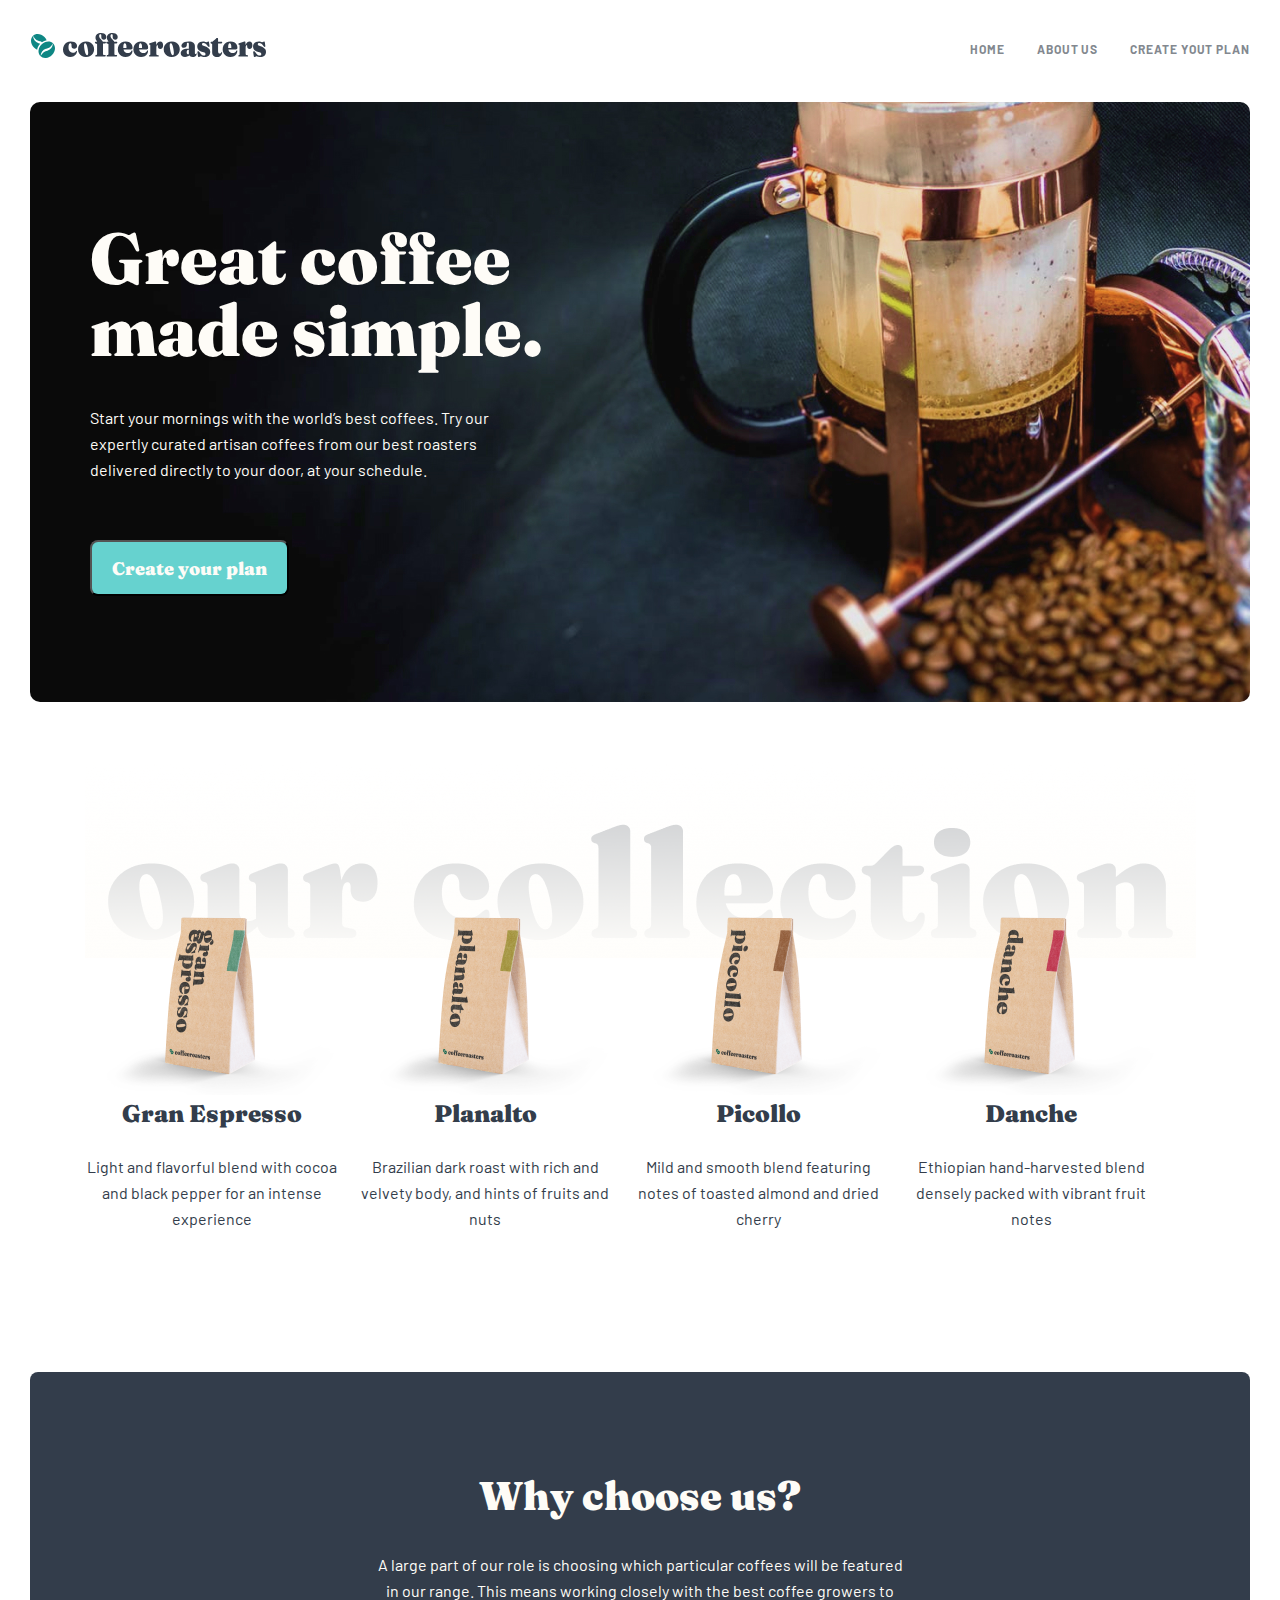
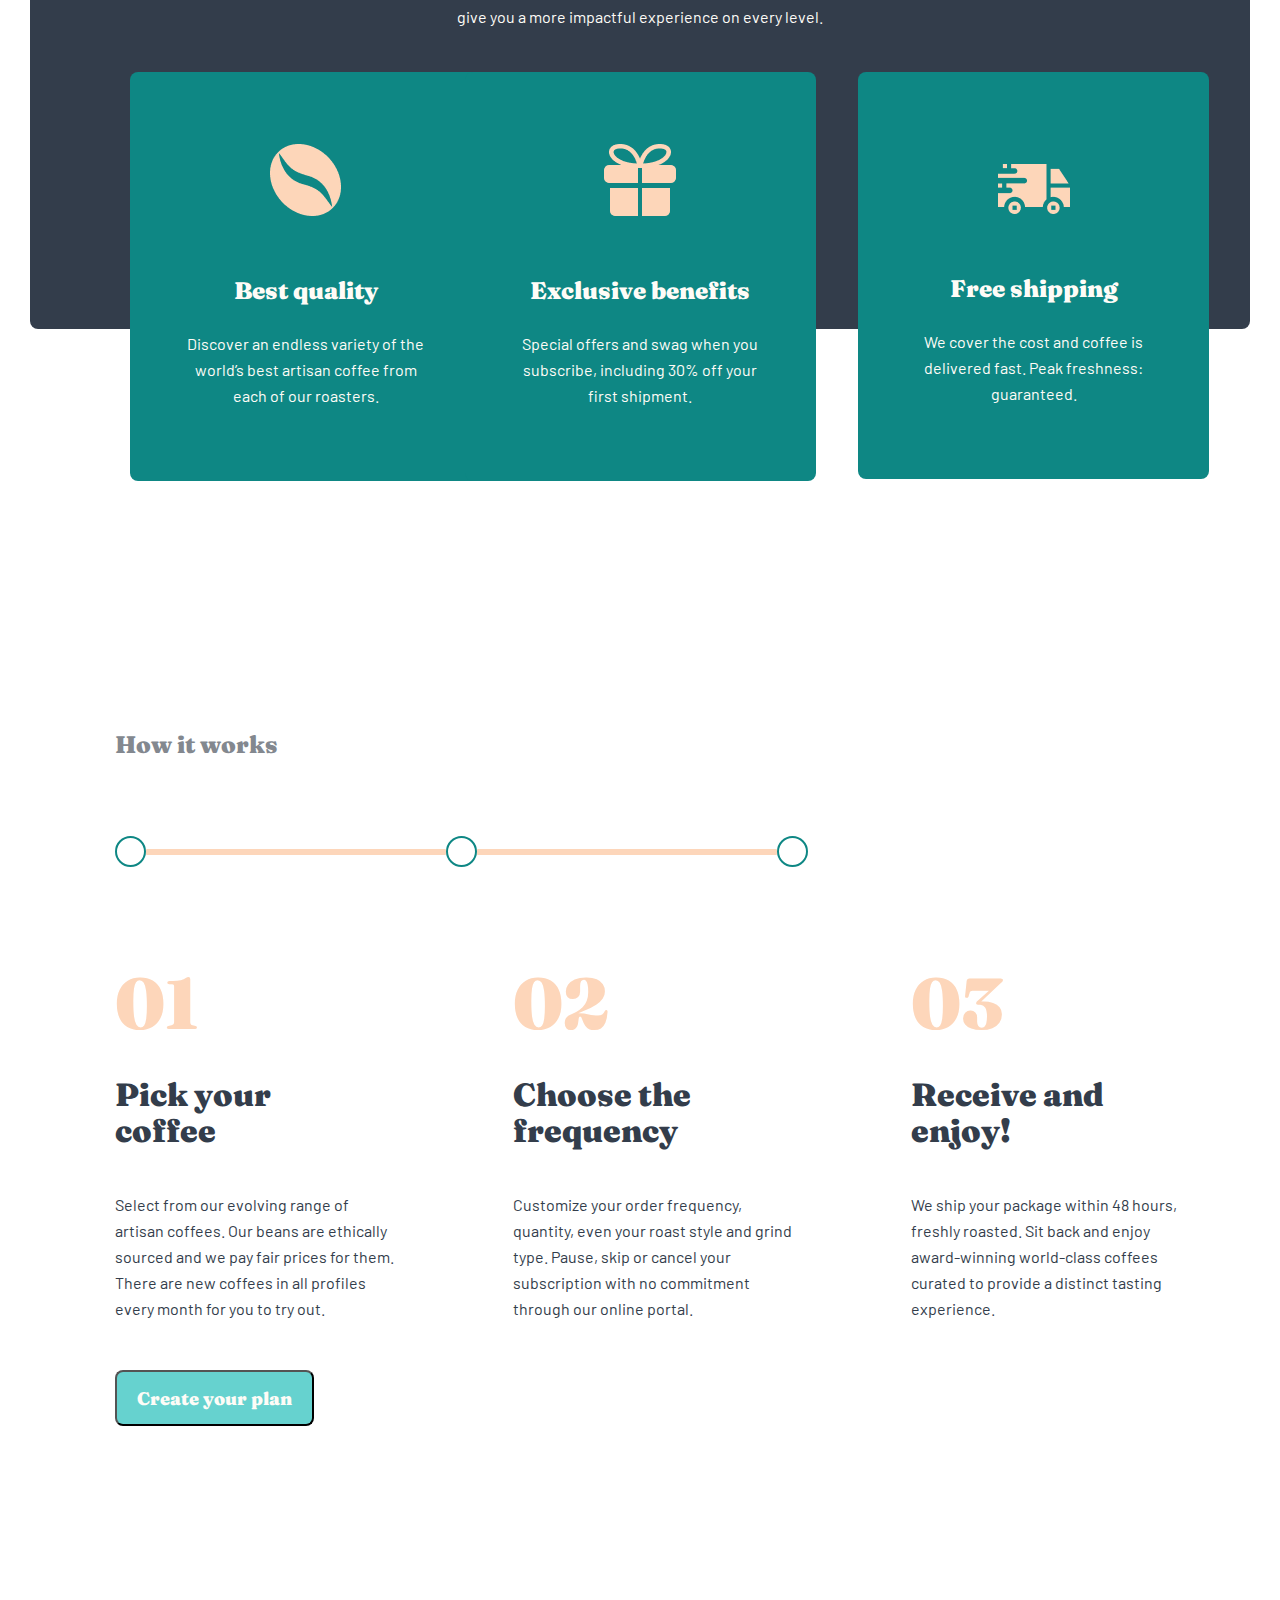
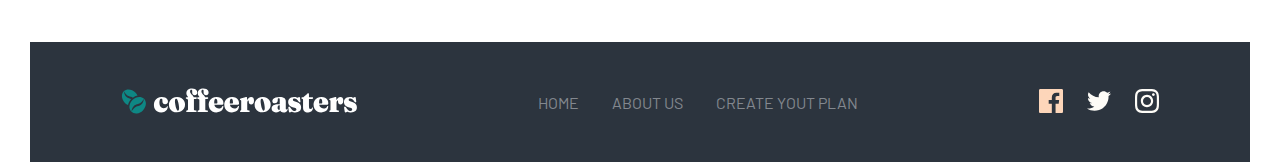
<file: index.html>
<!DOCTYPE html>
<html lang="en">

<head>
    <meta charset="UTF-8">
    <meta name="viewport" content="width=device-width, initial-scale=1.0">
    <title>Document</title>
    <link rel="preconnect" href="https://fonts.googleapis.com">
    <link rel="preconnect" href="https://fonts.gstatic.com" crossorigin>
    <link href="https://fonts.googleapis.com/css2?family=Barlow&display=swap" rel="stylesheet">
    <link rel="preconnect" href="https://fonts.googleapis.com">
    <link rel="preconnect" href="https://fonts.gstatic.com" crossorigin>
    <link href="https://fonts.googleapis.com/css2?family=Barlow:wght@700&display=swap" rel="stylesheet">
    <link rel="preconnect" href="https://fonts.googleapis.com">
    <link rel="preconnect" href="https://fonts.gstatic.com" crossorigin>
    <link href="https://fonts.googleapis.com/css2?family=Fraunces:opsz,wght@9..144,900&display=swap" rel="stylesheet">
    <link rel="stylesheet" href="./css/main.css">
</head>

<body>
    <header>
        <nav>
            <div class="container">
                <div class="navbar">

                    <a href="./index.html"><img src="./image/icons/icon.svg" alt="icon"></a>

                    <ul class="navbar__menu">
                        <li class="navbar__menu__item"> <a class="navbar__menu__link" href="#">HOME</a></li>
                        <li class="navbar__menu__item"> <a class="navbar__menu__link" href="#">ABOUT US</a></li>
                        <li class="navbar__menu__item"> <a class="navbar__menu__link" href="#">CREATE YOUT PLAN</a></li>
                    </ul>
                    <div class="navbar__add">
                        <button class="navbar__add__btn">
                        <img src="./image/icons/add.svg" alt="icon">
                        </button>
                        <button class="navbar__remove__btn">
                        <img src="./image/icons/remove.svg" alt="icon">
                    </button>
                    </div>

                </div>
            </div>

        </nav>
        <div class="container">
            <div class="hero">
                <div class="theme">
                    <div class="theme__box">
                        <h1 class="theme__box--title">Great coffee made simple.</h1> <br> <br>
                        <p class="theme__box--text">Start your mornings with the world’s best coffees. Try our expertly curated artisan coffees from our best roasters delivered directly to your door, at your schedule.</p> <br> <br> <br>
                        <button class="theme__box--btn">Create your plan</button>
                    </div>
                </div>
            </div>
        </div>
    </header>
    <main>
        <section>
            <div class="secondary-container">
                <div class="boxes">
                    <div class="boxes__4items">
                        <div class="boxes__4items__item">
                            <div class="boxes__4items__item__img">
                                <img class="boxes__4items__item__img--image" src="./image/box1.png" alt="box"></div>
                            <div class="boxes__4items__item__themee">
                                <span class="boxes__4items__item__themee--theme">Gran Espresso</span>
                                <p class="boxes__4items__item__themee--text">Light and flavorful blend with cocoa and black pepper for an intense experience</p>
                            </div>
                        </div>
                        <div class="boxes__4items__item">
                            <div class="boxes__4items__item__img">
                                <img class="boxes__4items__item__img--image" src="./image/box2.png" alt="box"></div>
                            <div class="boxes__4items__item__themee">
                                <span class="boxes__4items__item__themee--theme">Planalto</span>
                                <p class="boxes__4items__item__themee--text">Brazilian dark roast with rich and velvety body, and hints of fruits and nuts</p>
                            </div>
                        </div>
                        <div class="boxes__4items__item">
                            <div class="boxes__4items__item__img">
                                <img class="boxes__4items__item__img--image" src="./image/box3.png" alt="box"></div>
                            <div class="boxes__4items__item__themee">
                                <span class="boxes__4items__item__themee--theme">Picollo</span>
                                <p class="boxes__4items__item__themee--text">Mild and smooth blend featuring notes of toasted almond and dried cherry</p>
                            </div>
                        </div>
                        <div class="boxes__4items__item">
                            <div class="boxes__4items__item__img">
                                <img class="boxes__4items__item__img--image" src="./image/box4.png" alt="box"></div>
                            <div class="boxes__4items__item__themee">
                                <span class="boxes__4items__item__themee--theme">Danche</span>
                                <p class="boxes__4items__item__themee--text">Ethiopian hand-harvested blend densely packed with vibrant fruit notes</p>
                            </div>
                        </div>
                    </div>
                </div>
            </div>

        </section>
        <section>
            <div class="container">
                <div class="reklama">
                    <h3 class="reklama__theme">
                        Why choose us?
                    </h3>
                    <p class="reklama__text">
                        A large part of our role is choosing which particular coffees will be featured in our range. This means working closely with the best coffee growers to give you a more impactful experience on every level.
                    </p>
                    <div class="reklama__box1">
                        <img class="reklama__box1__image" src="./image/reklama1.png" alt="box">
                        <div>
                            <h3 class="reklama__box1__theme"> Best quality</h3>
                            <p class="reklama__box1__text">Discover an endless variety of the world’s best artisan coffee from each of our roasters.</p>
                        </div>
                    </div>
                    <div class="reklama__box2">
                        <img class="reklama__box2__image" src="./image/reklama2.png" alt="box">
                        <div>
                            <h3 class="reklama__box2__theme">Exclusive benefits</h3>
                            <p class="reklama__box2__text">Special offers and swag when you subscribe, including 30% off your first shipment.</p>
                        </div>
                    </div>
                    <div class="reklama__box3">
                        <img class="reklama__box3__image" src="./image/reklama3.png" alt="box">
                        <div>
                            <h3 class="reklama__box3__theme"> Free shipping</h3>
                            <p class="reklama__box3__text">We cover the cost and coffee is delivered fast. Peak freshness: guaranteed.</p>
                        </div>
                    </div>
                </div>
            </div>
        </section>
        <section>
            <div class="secondary-container">
                <div class="orta">
                    <div class="themes">
                        <h4 class="themes--theme">How it works</h4>
                        <div class="dumaloq">
                            <span class="dumaloq--dumalo"></span>
                            <span class="dumaloq--chizq"></span>
                            <span class="dumaloq--dumalo"></span>
                            <span class="dumaloq--chizq"></span>
                            <span class="dumaloq--dumalo"></span>
                        </div>
                    </div>
                </div>
                <div class="types">
                    <div class="types__box">
                        <h5 class="types__box--number">01</h5>
                        <h5 class="types__box--theme">
                            Pick your coffee
                        </h5>
                        <p class="types__box--text">
                            Select from our evolving range of artisan coffees. Our beans are ethically sourced and we pay fair prices for them. There are new coffees in all profiles every month for you to try out.
                        </p>
                    </div>
                    <div class="types__box">
                        <h5 class="types__box--number">02</h5>
                        <h5 class="types__box--theme">
                            Choose the frequency
                        </h5>
                        <p class="types__box--text">
                            Customize your order frequency, quantity, even your roast style and grind type. Pause, skip or cancel your subscription with no commitment through our online portal.
                        </p>
                    </div>
                    <div class="types__box">
                        <h5 class="types__box--number">03</h5>
                        <h5 class="types__box--theme">
                            Receive and enjoy!
                        </h5>
                        <p class="types__box--text">
                            We ship your package within 48 hours, freshly roasted. Sit back and enjoy award-winning world-class coffees curated to provide a distinct tasting experience.
                        </p>
                    </div>
                </div>
                <button class="types__box--btn">Create your plan</button>

            </div>
            </div>
        </section>
    </main>
    <footer>
        <div class="container">
            <div class="footer">

                <a href="./index.html"><img src="./image/icons/footer.svg" alt="icon"></a>

                <ul class="footer__menu">
                    <li class="footer__menu__item"> <a class="footer__menu__link" href="#">HOME</a></li>
                    <li class="footer__menu__item"> <a class="footer__menu__link" href="#">ABOUT US</a></li>
                    <li class="footer__menu__item"> <a class="footer__menu__link" href="#">CREATE YOUT PLAN</a></li>
                </ul>
                <div class="footer__programms">
                    <img src="./image/icons/programms.svg" alt="icon">
                </div>

            </div>
        </div>


    </footer>
    <script>
        const btn = document.querySelector('.navbar__add__btn');
        const menu = document.querySelector('.navbar__menu');
        const remove__btn = document.querySelector('.navbar__remove__btn');
        btn.addEventListener('click', () => {
            menu.classList.add('show')
            remove__btn.style.display = 'block'
            btn.style.display = 'none';
        });
        remove__btn.addEventListener('click', () => {
            menu.classList.remove('show')
            remove__btn.style.display = 'none'
            btn.style.display = 'block';

        })
    </script>
</body>

</html>
</file>
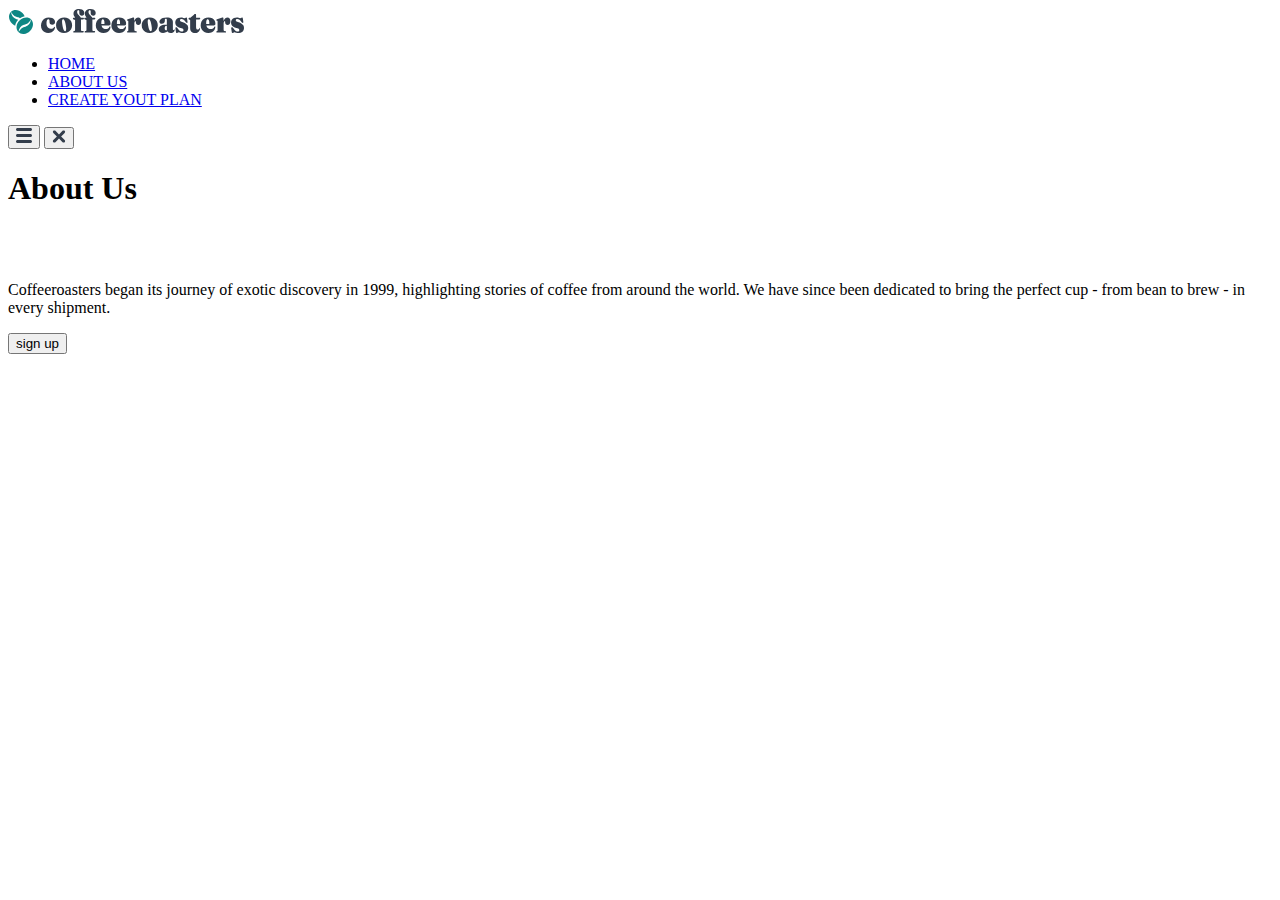
<file: index2.html>
<!DOCTYPE html>
<html lang="en">

<head>
    <meta charset="UTF-8">
    <meta name="viewport" content="width=device-width, initial-scale=1.0">
    <title>Document</title>
</head>

<body>
    <header>
        <nav>
            <div class="container">
                <div class="navbar">

                    <a href="./index.html"><img src="./image/icons/icon.svg" alt="icon"></a>

                    <ul class="navbar__menu">
                        <li class="navbar__menu__item"> <a class="navbar__menu__link" href="#">HOME</a></li>
                        <li class="navbar__menu__item"> <a class="navbar__menu__link" href="#">ABOUT US</a></li>
                        <li class="navbar__menu__item"> <a class="navbar__menu__link" href="#">CREATE YOUT PLAN</a></li>
                    </ul>
                    <div class="navbar__add">
                        <button class="navbar__add__btn">
                        <img src="./image/icons/add.svg" alt="icon">
                        </button>
                        <button class="navbar__remove__btn">
                        <img src="./image/icons/remove.svg" alt="icon">
                    </button>
                    </div>
                </div>
            </div>
        </nav>
        <div class="container">
            <div class="hero">
                <div class="theme">
                    <div class="theme__box">
                        <h1 class="theme__box--title">About Us</h1> <br> <br>
                        <p class="theme__box--text">Coffeeroasters began its journey of exotic discovery in 1999, highlighting stories of coffee from around the world. We have since been dedicated to bring the perfect cup - from bean to brew - in every shipment.</p>
                        <button>sign up</button>
                    </div>
                </div>
            </div>
        </div>
    </header>

</body>

</html>
</file>
<file: css/main.css>
.navbar {
  display: flex;
  justify-content: space-between;
  align-items: center;
  margin-top: 32px;
}
.navbar__menu {
  display: flex;
  -moz-column-gap: 32px;
       column-gap: 32px;
  align-items: center;
}
.navbar__menu__link {
  text-decoration: none;
  font-family: "Barlow", sans-serif;
  font-size: 12px;
  font-weight: 700;
  line-height: 15px;
  letter-spacing: 0.9230769277px;
  color: #83888F;
  cursor: pointer;
}
@media (max-width: 641px) {
  .navbar__menu__link {
    display: none;
  }
}
.navbar__menu__link:hover {
  color: #333D4B;
}
.navbar__add {
  display: none;
}
@media (max-width: 641px) {
  .navbar__add {
    display: block;
  }
}
.navbar__add__btn {
  background: none;
  border: none;
  display: none;
}
@media (max-width: 641px) {
  .navbar__add__btn {
    display: block;
    margin-right: 24px;
  }
}
.navbar__remove__btn {
  display: none;
  border: none;
  background-color: none;
  margin-right: 24px;
}
.navbar__add__btn:focus .navbar__menu {
  transform: translateX(0);
}

@media (max-width: 641px) {
  .navbar__menu {
    position: fixed;
    top: 97px;
    right: 0;
    background: linear-gradient(180deg, #FFFFFF 56.94%, rgba(254, 252, 247, 0.504981) 123%);
    height: 606px;
    max-width: 375px;
    padding: 80px 60px 0 50px;
    row-gap: 25px;
    transform: translateX(100%);
    transition: 0.2s ease;
    -moz-column-gap: 170px;
         column-gap: 170px;
    flex-direction: column;
    z-index: 3;
  }
  .navbar__menu__link {
    display: block;
    display: flex;
    flex-direction: column;
    row-gap: 32px;
    font-family: "Fraunces", serif;
    font-size: 24px;
    font-weight: 900;
    line-height: 32px;
    letter-spacing: 0px;
    text-align: center;
    align-items: center;
    text-align: center;
    color: #333D4B;
  }
}
.show {
  transform: translateX(0);
}

.hero {
  background-image: url(/image/coffe.jpg);
  background-repeat: no-repeat;
  background-size: cover;
  margin-top: 40px;
  height: 600px;
  border-radius: 10px;
}

.theme {
  margin-left: 60px;
  row-gap: 32px;
}
.theme__box {
  max-width: 493px;
  padding-top: 120px;
}
.theme__box--title {
  max-width: 493px;
  height: 145px;
  font-family: "Fraunces", serif;
  font-size: 72px;
  font-weight: 900;
  line-height: 72px;
  letter-spacing: 0px;
  text-align: left;
  color: #FEFCF7;
}
.theme__box--text {
  max-width: 445px;
  height: 78px;
  opacity: 0.8000000119px;
  font-family: "Barlow", sans-serif;
  font-size: 16px;
  font-weight: 400;
  line-height: 26px;
  letter-spacing: 0px;
  color: #FEFCF7;
}
.theme__box--btn {
  max-width: 217px;
  height: 56px;
  background-color: #66D2CF;
  font-family: "Fraunces", serif;
  font-size: 18px;
  font-weight: 900;
  line-height: 25px;
  letter-spacing: 0px;
  text-align: center;
  color: #FEFCF7;
  top: 15px;
  left: 31px;
  padding: 10px 20px;
  border-radius: 8px;
}

@media only screen and (max-width: 689px) {
  .hero {
    background-image: url(/image/coffee.png);
    background-repeat: no-repeat;
  }
  .navbar {
    -moz-column-gap: 20px;
         column-gap: 20px;
    justify-content: space-between;
  }
}
@media only screen and (max-width: 641px) {
  .navbar__menu__link {
    display: block;
  }
  .navbar__add {
    display: block;
  }
}
@media only screen and (max-width: 602px) {
  .theme__box--title {
    max-width: 440px;
    font-size: 50px;
    font-weight: 900;
    line-height: 60px;
  }
}
@media only screen and (max-width: 472px) {
  .hero {
    background-image: url("/image/cofe.jpg");
    background-repeat: no-repeat;
  }
}
@media only screen and (max-width: 451px) {
  .hero {
    background-image: url(/image/cofe.jpg);
    background-repeat: no-repeat;
  }
  .theme__box--title {
    width: 279px;
    height: 81px;
    font-size: 40px;
    line-height: 40px;
  }
  .theme__box--text {
    width: 279px;
    height: 101px;
    font-size: 15px;
    line-height: 25px;
    letter-spacing: 0px;
  }
}
@media only screen and (max-width: 479px) {
  .theme {
    margin-left: 50px;
  }
}
.boxes {
  display: flex;
  background-image: url(/image/collection.png);
  background-repeat: no-repeat;
  background-position-y: 60px;
}
.boxes__4items {
  display: flex;
  justify-content: space-between;
  align-items: center;
  margin-top: 200px;
  -moz-column-gap: 18px;
       column-gap: 18px;
}
@media (max-width: 1189px) {
  .boxes__4items {
    margin-left: 210px;
  }
}
.boxes__4items__item {
  max-width: 255px;
  text-align: center;
}
.boxes__4items__item__img--img {
  max-width: 255px;
  height: 193px;
}
.boxes__4items__item__themee--theme {
  font-family: "Fraunces", serif;
  font-size: 24px;
  font-weight: 900;
  line-height: 32px;
  letter-spacing: 0px;
  text-align: center;
  color: #333D4B;
  margin-top: 71px;
}
.boxes__4items__item__themee--text {
  max-width: 255px;
  height: 78px;
  margin-top: 24px;
  font-family: "Barlow", sans-serif;
  font-size: 16px;
  font-weight: 400;
  line-height: 26px;
  letter-spacing: 0px;
  text-align: center;
  color: #333D4B;
}

@media (max-width: 1189px) {
  .boxes__4items {
    flex-direction: column;
    width: 573px;
    height: 193px;
  }
  .boxes__4items__item {
    display: flex;
    justify-content: center;
    -moz-column-gap: 100px;
         column-gap: 100px;
    padding: 32px 0;
  }
  .boxes__4items__item__themee--text {
    width: 300px;
    height: 50px;
  }
}
@media (max-width: 960px) {
  .boxes__4items {
    margin-left: 100px;
  }
}
@media (max-width: 720px) {
  .boxes__4items {
    margin-left: 30px;
  }
}
@media (max-width: 630px) {
  .boxes__4items__item {
    flex-direction: column;
  }
}
.reklama {
  display: flex;
  align-items: center;
  position: relative;
  height: 557px;
  margin-top: 140px;
  padding-top: 100px;
  flex-direction: column;
  background-color: #333D4B;
  border-radius: 8px;
}
@media (max-width: 1189px) {
  .reklama {
    margin-top: 950px;
  }
}
.reklama__theme {
  font-family: "Fraunces", serif;
  font-size: 40px;
  font-weight: 900;
  line-height: 48px;
  letter-spacing: 0px;
  text-align: center;
  color: #FEFCF7;
}
@media (max-width: 641px) {
  .reklama__theme {
    font-size: 28px;
    font-weight: 900;
    line-height: 28px;
  }
}
.reklama__text {
  font-weight: 400;
  font-size: 16px;
  line-height: 26px;
  max-width: 540px;
  text-align: center;
  color: #FEFCF7;
  margin-bottom: 24px;
  margin-top: 32px;
}
@media (max-width: 641px) {
  .reklama__text {
    margin-bottom: 24px;
  }
}
.reklama__box1 {
  position: absolute;
  top: 300px;
  color: #FEFCF7;
  padding: 72px 48px 72px 48px;
  border-radius: 8px;
  left: 100px;
  text-align: center;
  background-color: #0E8784;
  -moz-column-gap: 36px;
       column-gap: 36px;
}
@media (max-width: 641px) {
  .reklama__box1__image {
    margin-bottom: 56px;
  }
}
.reklama__box1__theme {
  font-family: "Fraunces", serif;
  font-weight: 900;
  font-size: 24px;
  line-height: 32px;
  margin: 56px 0 24px 0;
}
@media (max-width: 1189px) {
  .reklama__box1__theme {
    font-size: 24px;
    line-height: 32px;
    margin: 0 0 16px 0;
  }
}
.reklama__box1__text {
  max-width: 540px;
  text-align: center;
  color: #FEFCF7;
  max-width: 255px;
  font-weight: 400;
  font-size: 16px;
  line-height: 26px;
}
@media (max-width: 1189px) {
  .reklama__box1__text {
    max-width: 344px;
    font-size: 15px;
    line-height: 25px;
    height: 50px;
  }
}
@media (max-width: 641px) {
  .reklama__box1__text {
    max-width: 212px;
  }
}
@media (max-width: 1189px) {
  .reklama__box1 {
    display: flex;
    align-items: center;
    max-width: 573px;
    height: 180px;
    position: unset;
    margin-bottom: 24px;
  }
}
@media (max-width: 641px) {
  .reklama__box1 {
    max-width: 279px;
    height: 382px;
    flex-direction: column;
  }
}
@media (max-width: 641px) {
  .reklama__box1 {
    margin-bottom: 24px;
  }
}
.reklama__box2 {
  position: absolute;
  top: 300px;
  color: #FEFCF7;
  padding: 72px 48px 72px 48px;
  border-radius: 8px;
  text-align: center;
  background-color: #0E8784;
  -moz-column-gap: 36px;
       column-gap: 36px;
}
@media (max-width: 641px) {
  .reklama__box2__image {
    margin-bottom: 56px;
  }
}
.reklama__box2__theme {
  font-family: "Fraunces", serif;
  font-weight: 900;
  font-size: 24px;
  line-height: 32px;
  margin: 56px 0 24px 0;
}
@media (max-width: 1189px) {
  .reklama__box2__theme {
    font-size: 24px;
    line-height: 32px;
    margin: 0 0 16px 0;
  }
}
.reklama__box2__text {
  max-width: 540px;
  text-align: center;
  color: #FEFCF7;
  max-width: 255px;
  font-weight: 400;
  font-size: 16px;
  line-height: 26px;
}
@media (max-width: 1189px) {
  .reklama__box2__text {
    max-width: 344px;
    font-size: 15px;
    line-height: 25px;
  }
}
@media (max-width: 641px) {
  .reklama__box2__text {
    max-width: 212px;
  }
}
@media (max-width: 1189px) {
  .reklama__box2 {
    display: flex;
    align-items: center;
    max-width: 573px;
    height: 180px;
    position: unset;
    margin-bottom: 24px;
  }
}
@media (max-width: 641px) {
  .reklama__box2 {
    max-width: 279px;
    height: 382px;
    flex-direction: column;
  }
}
@media (max-width: 641px) {
  .reklama__box2 {
    margin-bottom: 24px;
  }
}
.reklama__box3 {
  position: absolute;
  top: 300px;
  text-align: center;
  background-color: #0E8784;
  color: #FEFCF7;
  padding: 72px 48px 72px 48px;
  border-radius: 8px;
  -moz-column-gap: 36px;
       column-gap: 36px;
  left: 828px;
}
.reklama__box3__image {
  margin-top: 20px;
}
@media (max-width: 641px) {
  .reklama__box3__image {
    margin-bottom: 56px;
  }
}
.reklama__box3__theme {
  font-family: "Fraunces", serif;
  font-size: 24px;
  line-height: 32px;
  font-weight: 900;
  margin: 56px 0 24px 0;
}
@media (max-width: 1189px) {
  .reklama__box3__theme {
    font-size: 24px;
    line-height: 32px;
    margin: 0 0 16px 0;
  }
}
.reklama__box3__text {
  font-weight: 400;
  font-size: 16px;
  line-height: 26px;
  max-width: 540px;
  text-align: center;
  color: #FEFCF7;
  max-width: 255px;
}
@media (max-width: 1189px) {
  .reklama__box3__text {
    max-width: 344px;
    font-size: 15px;
    line-height: 25px;
  }
}
@media (max-width: 641px) {
  .reklama__box3__text {
    max-width: 212px;
  }
}
@media (max-width: 1189px) {
  .reklama__box3 {
    display: flex;
    align-items: center;
    max-width: 573px;
    height: 180px;
    position: unset;
    margin-bottom: 24px;
  }
}
@media (max-width: 641px) {
  .reklama__box3 {
    max-width: 279px;
    height: 382px;
    flex-direction: column;
  }
}
@media (max-width: 641px) {
  .reklama__box3 {
    height: 902px;
  }
}

.orta {
  margin-top: 400px;
  padding-left: 30px;
}

.themes--theme {
  font-family: "Fraunces", serif;
  font-size: 24px;
  font-weight: 900;
  line-height: 32px;
  letter-spacing: 0px;
  text-align: left;
  color: #83888F;
}

.dumaloq {
  display: flex;
  align-items: center;
  margin-top: 75px;
}
.dumaloq--dumalo {
  width: 31px;
  height: 31px;
  border: 2px solid #0E8784;
  border-radius: 100%;
}
.dumaloq--chizq {
  max-width: 300px;
  width: 100%;
  border-radius: 1px;
  border: solid #FDD6BA;
  height: 3px;
}
@media (max-width: 1189px) {
  .dumaloq--chizq {
    max-width: 200px;
  }
}

.types {
  display: flex;
  justify-content: space-between;
  margin-top: 100px;
  padding-left: 30px;
  -moz-column-gap: 20px;
       column-gap: 20px;
}
.types__box {
  max-width: 285px;
  height: 355px;
}
.types__box--number {
  max-width: 90px;
  height: 72px;
  font-family: "Fraunces", serif;
  font-size: 72px;
  font-weight: 900;
  line-height: 72px;
  letter-spacing: 0px;
  text-align: left;
  color: #FDD6BA;
}
.types__box--theme {
  max-width: 255px;
  height: 73px;
  top: 110px;
  font-family: "Fraunces", serif;
  font-size: 32px;
  font-weight: 900;
  line-height: 36px;
  letter-spacing: 0px;
  text-align: left;
  color: #333D4B;
  margin: 38px 0 42px 0;
}
.types__box--text {
  max-width: 285px;
  height: 130px;
  top: 225px;
  font-family: "Barlow", sans-serif;
  font-size: 16px;
  font-weight: 400;
  line-height: 26px;
  letter-spacing: 0px;
  text-align: left;
  color: #333D4B;
  margin-bottom: 64px;
}
.types__box--btn {
  max-width: 217px;
  height: 56px;
  background-color: #66D2CF;
  font-family: "Fraunces", serif;
  font-size: 18px;
  font-weight: 900;
  line-height: 25px;
  letter-spacing: 0px;
  margin-left: 30px;
  text-align: center;
  color: #FEFCF7;
  top: 15px;
  left: 31px;
  padding: 10px 20px;
  border-radius: 8px;
  margin-top: 48px;
  border-color: none;
}

@media (max-width: 952) {
  .types__box {
    max-width: 223px;
    height: 371px;
  }
  .types__box--theme {
    font-size: 28px;
    line-height: 32px;
  }
  .types__box--text {
    font-size: 15px;
    line-height: 25px;
  }
}
@media (max-width: 644px) {
  .orta {
    margin-top: 1040px;
  }
  .themes--theme {
    text-align: center;
  }
  .dumaloq {
    display: none;
  }
  .types {
    flex-direction: column;
    align-items: center;
  }
  .types__box {
    margin-bottom: 56px;
  }
  .types__box--number {
    margin-bottom: 24px;
  }
}
.footer {
  display: flex;
  justify-content: space-around;
  background-color: #2C343E;
  height: 120px;
  margin-top: 216px;
  align-items: center;
}
.footer__menu {
  display: flex;
  -moz-column-gap: 33px;
       column-gap: 33px;
}
.footer__menu__link {
  text-decoration: none;
  color: #83888F;
}

@media (max-width: 837px) {
  .footer__menu__link {
    font-size: 10px;
  }
}
@media (max-width: 644px) {
  .footer {
    height: 270px;
    flex-direction: column;
    align-items: center;
    justify-content: space-evenly;
  }
}
.footer__menu__link:hover {
  color: #FEFCF7;
  cursor: pointer;
}

* {
  margin: 0;
  padding: 0;
  box-sizing: border-box;
  list-style: none;
}

body {
  font-family: "Barlow", sans-serif;
}

.container {
  max-width: 1340px;
  width: 100%;
  margin: 0 auto;
  padding: 0 30px;
}

.secondary-container {
  max-width: 1111px;
  width: 100%;
  margin: 0 auto;
}/*# sourceMappingURL=main.css.map */
</file>
